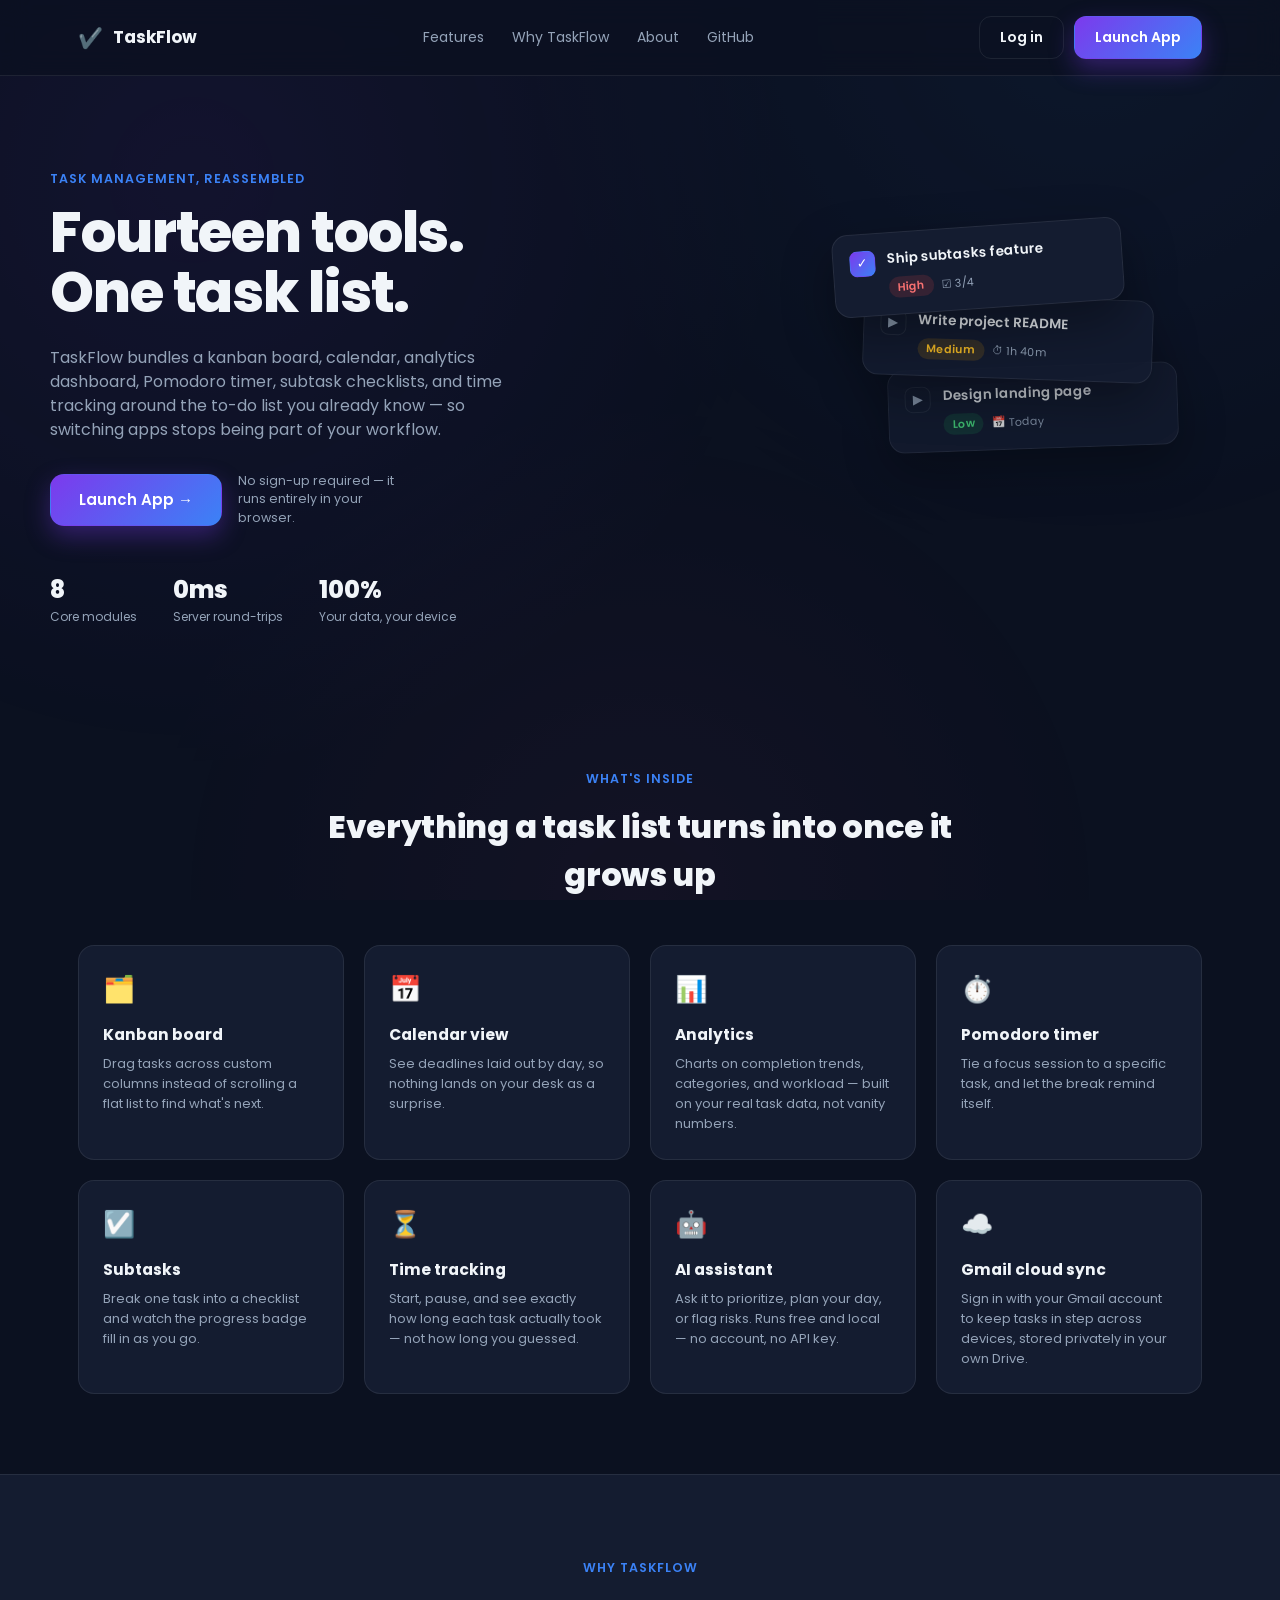
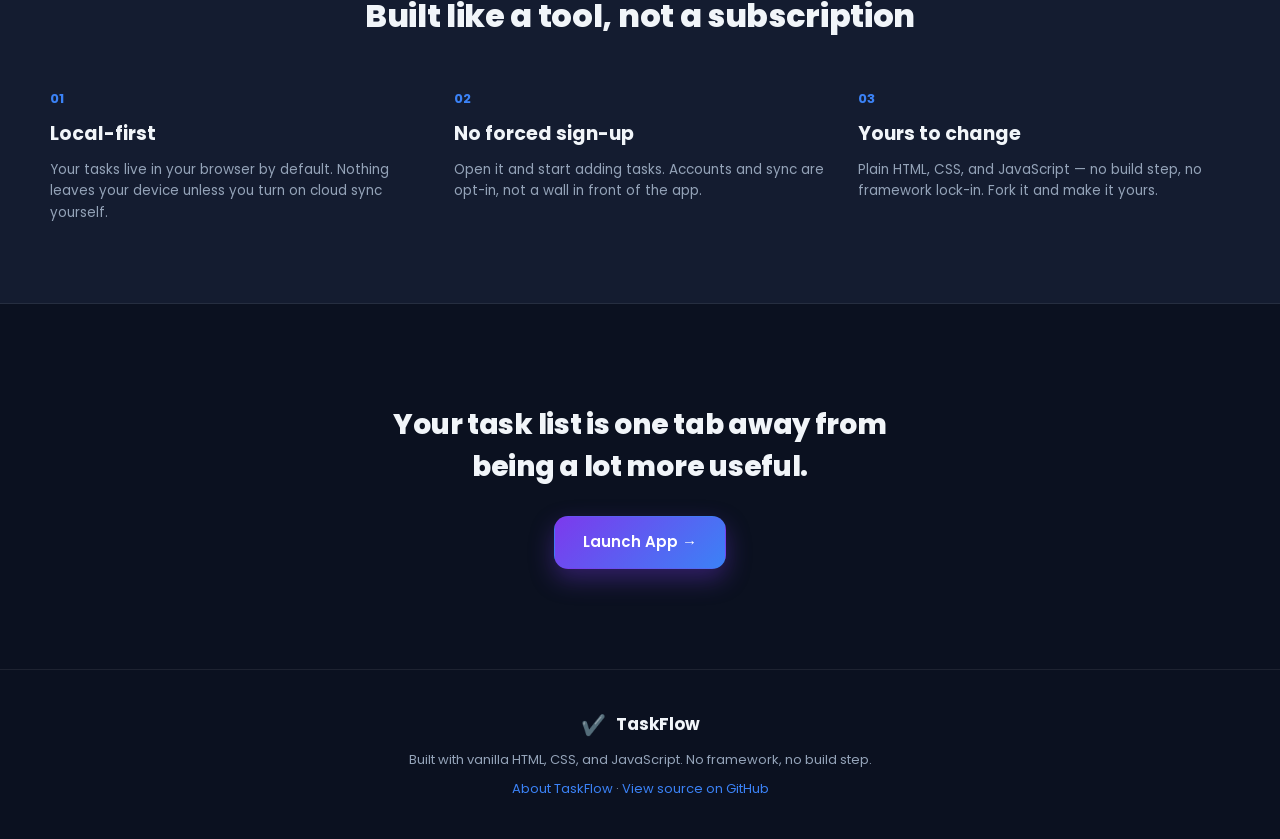
<file: index.html>
<!DOCTYPE html>
<html lang="en">
<head>
<meta charset="UTF-8">
<meta name="viewport" content="width=device-width, initial-scale=1.0">
<title>TaskFlow — One workspace, every way you get things done</title>
<meta name="description" content="TaskFlow bundles a task list, kanban board, calendar, analytics, and a Pomodoro timer into one app, so switching tools stops being part of your workday.">
<link rel="preconnect" href="https://fonts.googleapis.com">
<link rel="preconnect" href="https://fonts.gstatic.com" crossorigin>
<link href="https://fonts.googleapis.com/css2?family=Poppins:wght@300;400;500;600;700;800&display=swap" rel="stylesheet">
<link rel="stylesheet" href="style.css">
</head>
<body>

<div class="noise-layer"></div>

<!-- ===================== NAV ===================== -->
<header class="nav">
    <div class="nav-inner">
        <div class="nav-brand">
            <span class="nav-logo">✔️</span>
            <span>TaskFlow</span>
        </div>
        <nav class="nav-links" id="navLinks">
            <a href="#features">Features</a>
            <a href="#how">Why TaskFlow</a>
            <a href="about.html">About</a>
            <a href="https://github.com/" target="_blank" rel="noopener">GitHub</a>
        </nav>
        <div class="nav-actions">
            <a class="btn btn-ghost" href="app.html">Log in</a>
            <a class="btn btn-primary" href="app.html">Launch App</a>
        </div>
        <button class="nav-burger" id="navBurger" aria-label="Toggle menu">
            <span></span><span></span><span></span>
        </button>
    </div>
</header>

<!-- ===================== HERO ===================== -->
<section class="hero">
    <div class="hero-inner">
        <div class="hero-copy">
            <span class="eyebrow">Task management, reassembled</span>
            <h1>Fourteen tools.<br>One task list.</h1>
            <p class="hero-sub">
                TaskFlow bundles a kanban board, calendar, analytics dashboard, Pomodoro timer,
                subtask checklists, and time tracking around the to-do list you already know —
                so switching apps stops being part of your workflow.
            </p>
            <div class="hero-cta-row">
                <a class="btn btn-primary btn-lg" href="app.html">Launch App →</a>
                <span class="hero-note">No sign-up required — it runs entirely in your browser.</span>
            </div>
            <div class="hero-stats">
                <div><strong>8</strong><span>Core modules</span></div>
                <div><strong>0ms</strong><span>Server round-trips</span></div>
                <div><strong>100%</strong><span>Your data, your device</span></div>
            </div>
        </div>

        <div class="hero-visual" aria-hidden="true">
            <div class="stack-card card-a">
                <div class="stack-check checked">✓</div>
                <div class="stack-body">
                    <div class="stack-title">Ship subtasks feature</div>
                    <div class="stack-meta"><span class="pill pill-high">High</span><span>☑ 3/4</span></div>
                </div>
            </div>
            <div class="stack-card card-b">
                <div class="stack-check">▶</div>
                <div class="stack-body">
                    <div class="stack-title">Write project README</div>
                    <div class="stack-meta"><span class="pill pill-med">Medium</span><span>⏱ 1h 40m</span></div>
                </div>
            </div>
            <div class="stack-card card-c">
                <div class="stack-check">▶</div>
                <div class="stack-body">
                    <div class="stack-title">Design landing page</div>
                    <div class="stack-meta"><span class="pill pill-low">Low</span><span>📅 Today</span></div>
                </div>
            </div>
        </div>
    </div>
</section>

<!-- ===================== FEATURES ===================== -->
<section class="features" id="features">
    <div class="section-head">
        <span class="eyebrow">What's inside</span>
        <h2>Everything a task list turns into once it grows up</h2>
    </div>

    <div class="feature-grid">
        <article class="feature-card reveal">
            <div class="feature-icon">🗂️</div>
            <h3>Kanban board</h3>
            <p>Drag tasks across custom columns instead of scrolling a flat list to find what's next.</p>
        </article>
        <article class="feature-card reveal">
            <div class="feature-icon">📅</div>
            <h3>Calendar view</h3>
            <p>See deadlines laid out by day, so nothing lands on your desk as a surprise.</p>
        </article>
        <article class="feature-card reveal">
            <div class="feature-icon">📊</div>
            <h3>Analytics</h3>
            <p>Charts on completion trends, categories, and workload — built on your real task data, not vanity numbers.</p>
        </article>
        <article class="feature-card reveal">
            <div class="feature-icon">⏱️</div>
            <h3>Pomodoro timer</h3>
            <p>Tie a focus session to a specific task, and let the break remind itself.</p>
        </article>
        <article class="feature-card reveal">
            <div class="feature-icon">☑️</div>
            <h3>Subtasks</h3>
            <p>Break one task into a checklist and watch the progress badge fill in as you go.</p>
        </article>
        <article class="feature-card reveal">
            <div class="feature-icon">⏳</div>
            <h3>Time tracking</h3>
            <p>Start, pause, and see exactly how long each task actually took — not how long you guessed.</p>
        </article>
        <article class="feature-card reveal">
            <div class="feature-icon">🤖</div>
            <h3>AI assistant</h3>
            <p>Ask it to prioritize, plan your day, or flag risks. Runs free and local — no account, no API key.</p>
        </article>
        <article class="feature-card reveal">
            <div class="feature-icon">☁️</div>
            <h3>Gmail cloud sync</h3>
            <p>Sign in with your Gmail account to keep tasks in step across devices, stored privately in your own Drive.</p>
        </article>
    </div>
</section>

<!-- ===================== WHY ===================== -->
<section class="why" id="how">
    <div class="section-head">
        <span class="eyebrow">Why TaskFlow</span>
        <h2>Built like a tool, not a subscription</h2>
    </div>
    <div class="why-grid">
        <div class="why-card reveal">
            <span class="why-num">01</span>
            <h3>Local-first</h3>
            <p>Your tasks live in your browser by default. Nothing leaves your device unless you turn on cloud sync yourself.</p>
        </div>
        <div class="why-card reveal">
            <span class="why-num">02</span>
            <h3>No forced sign-up</h3>
            <p>Open it and start adding tasks. Accounts and sync are opt-in, not a wall in front of the app.</p>
        </div>
        <div class="why-card reveal">
            <span class="why-num">03</span>
            <h3>Yours to change</h3>
            <p>Plain HTML, CSS, and JavaScript — no build step, no framework lock-in. Fork it and make it yours.</p>
        </div>
    </div>
</section>

<!-- ===================== CTA ===================== -->
<section class="cta">
    <div class="cta-inner">
        <h2>Your task list is one tab away from being a lot more useful.</h2>
        <a class="btn btn-primary btn-lg" href="app.html">Launch App →</a>
    </div>
</section>

<!-- ===================== FOOTER ===================== -->
<footer class="footer">
    <div class="footer-inner">
        <div class="nav-brand"><span class="nav-logo">✔️</span><span>TaskFlow</span></div>
        <p>Built with vanilla HTML, CSS, and JavaScript. No framework, no build step.</p>
        <a href="about.html">About TaskFlow</a> · <a href="https://github.com/" target="_blank" rel="noopener">View source on GitHub</a>
    </div>
</footer>

<script src="script.js"></script>
</body>
</html>
</file>
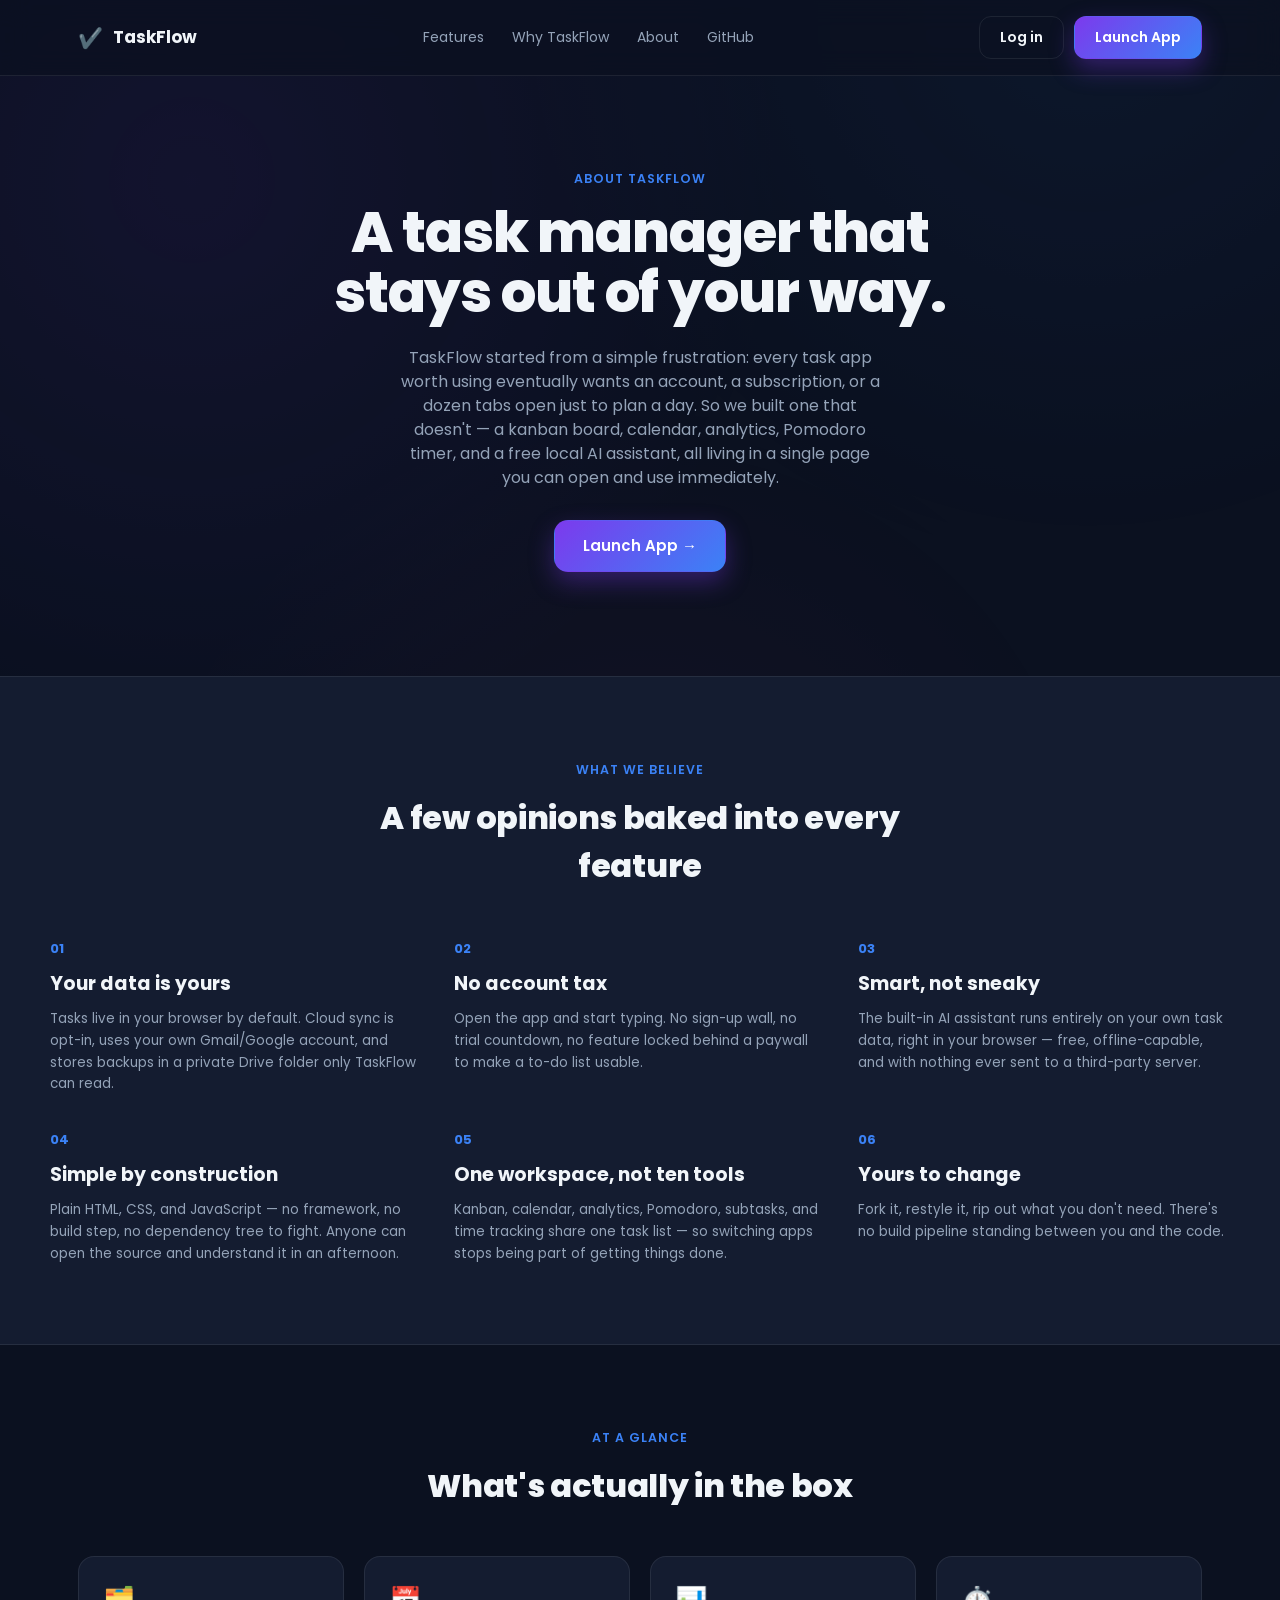
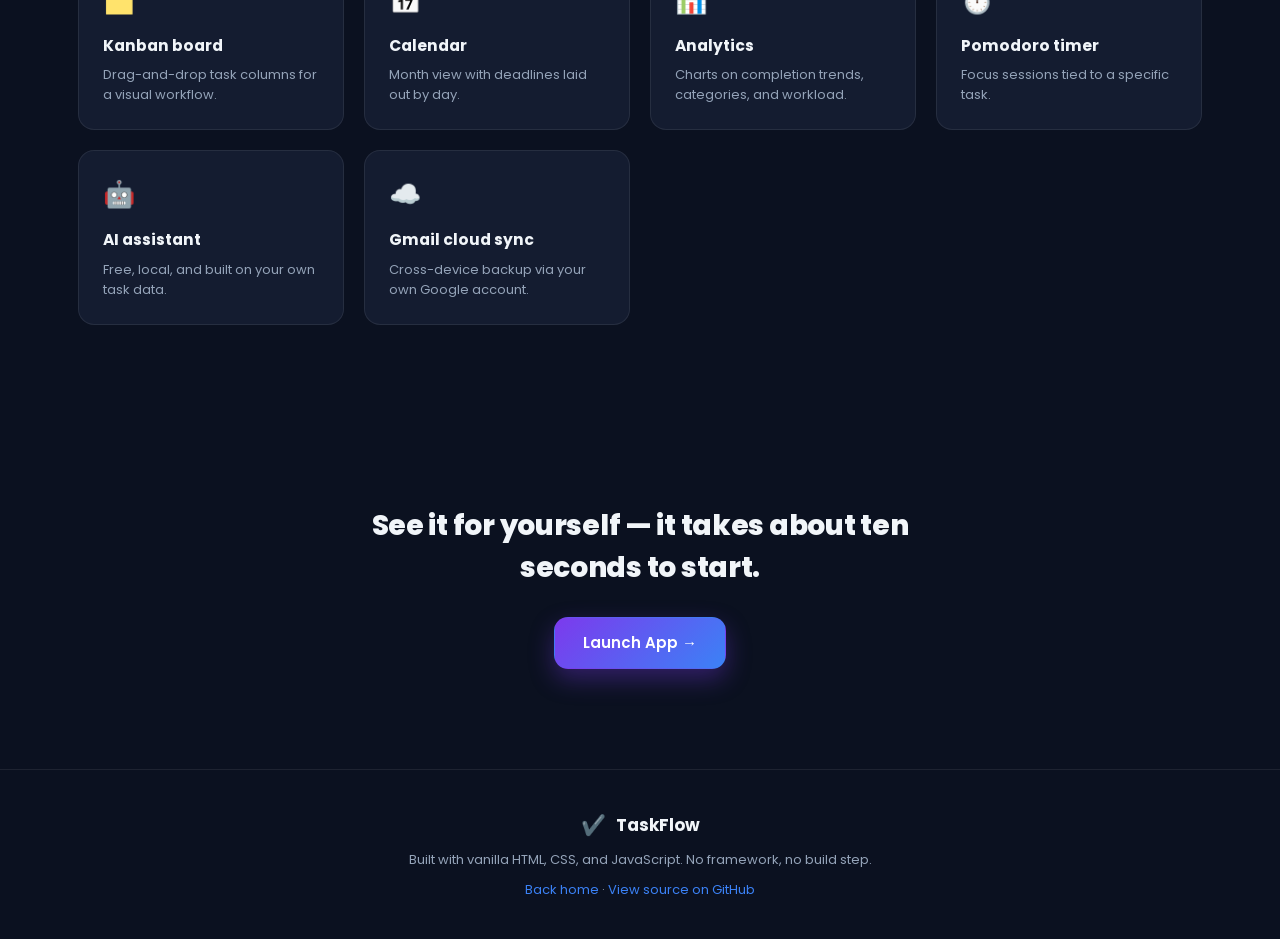
<file: about.html>
<!DOCTYPE html>
<html lang="en">
<head>
<meta charset="UTF-8">
<meta name="viewport" content="width=device-width, initial-scale=1.0">
<title>About TaskFlow — Why we built it</title>
<meta name="description" content="TaskFlow is a local-first task manager built with plain HTML, CSS, and JavaScript — no framework, no build step, no forced account.">
<link rel="preconnect" href="https://fonts.googleapis.com">
<link rel="preconnect" href="https://fonts.gstatic.com" crossorigin>
<link href="https://fonts.googleapis.com/css2?family=Poppins:wght@300;400;500;600;700;800&display=swap" rel="stylesheet">
<link rel="stylesheet" href="style.css">
</head>
<body>

<div class="noise-layer"></div>

<!-- ===================== NAV ===================== -->
<header class="nav">
    <div class="nav-inner">
        <div class="nav-brand">
            <span class="nav-logo">✔️</span>
            <span>TaskFlow</span>
        </div>
        <nav class="nav-links" id="navLinks">
            <a href="index.html#features">Features</a>
            <a href="index.html#how">Why TaskFlow</a>
            <a href="about.html">About</a>
            <a href="https://github.com/" target="_blank" rel="noopener">GitHub</a>
        </nav>
        <div class="nav-actions">
            <a class="btn btn-ghost" href="app.html">Log in</a>
            <a class="btn btn-primary" href="app.html">Launch App</a>
        </div>
        <button class="nav-burger" id="navBurger" aria-label="Toggle menu">
            <span></span><span></span><span></span>
        </button>
    </div>
</header>

<!-- ===================== ABOUT HERO ===================== -->
<section class="hero">
    <div class="hero-inner" style="grid-template-columns:1fr;text-align:center;">
        <div class="hero-copy" style="max-width:720px;margin:0 auto;">
            <span class="eyebrow">About TaskFlow</span>
            <h1>A task manager that stays out of your way.</h1>
            <p class="hero-sub" style="margin:0 auto 30px;">
                TaskFlow started from a simple frustration: every task app worth using eventually wants an
                account, a subscription, or a dozen tabs open just to plan a day. So we built one that doesn't —
                a kanban board, calendar, analytics, Pomodoro timer, and a free local AI assistant, all living
                in a single page you can open and use immediately.
            </p>
            <div class="hero-cta-row" style="justify-content:center;">
                <a class="btn btn-primary btn-lg" href="app.html">Launch App →</a>
            </div>
        </div>
    </div>
</section>

<!-- ===================== STORY / PRINCIPLES ===================== -->
<section class="why" id="story">
    <div class="section-head">
        <span class="eyebrow">What we believe</span>
        <h2>A few opinions baked into every feature</h2>
    </div>
    <div class="why-grid">
        <div class="why-card reveal">
            <span class="why-num">01</span>
            <h3>Your data is yours</h3>
            <p>Tasks live in your browser by default. Cloud sync is opt-in, uses your own Gmail/Google account,
               and stores backups in a private Drive folder only TaskFlow can read.</p>
        </div>
        <div class="why-card reveal">
            <span class="why-num">02</span>
            <h3>No account tax</h3>
            <p>Open the app and start typing. No sign-up wall, no trial countdown, no feature locked behind a
               paywall to make a to-do list usable.</p>
        </div>
        <div class="why-card reveal">
            <span class="why-num">03</span>
            <h3>Smart, not sneaky</h3>
            <p>The built-in AI assistant runs entirely on your own task data, right in your browser — free,
               offline-capable, and with nothing ever sent to a third-party server.</p>
        </div>
        <div class="why-card reveal">
            <span class="why-num">04</span>
            <h3>Simple by construction</h3>
            <p>Plain HTML, CSS, and JavaScript — no framework, no build step, no dependency tree to fight.
               Anyone can open the source and understand it in an afternoon.</p>
        </div>
        <div class="why-card reveal">
            <span class="why-num">05</span>
            <h3>One workspace, not ten tools</h3>
            <p>Kanban, calendar, analytics, Pomodoro, subtasks, and time tracking share one task list —
               so switching apps stops being part of getting things done.</p>
        </div>
        <div class="why-card reveal">
            <span class="why-num">06</span>
            <h3>Yours to change</h3>
            <p>Fork it, restyle it, rip out what you don't need. There's no build pipeline standing between
               you and the code.</p>
        </div>
    </div>
</section>

<!-- ===================== WHAT'S INSIDE (RECAP) ===================== -->
<section class="features" id="recap">
    <div class="section-head">
        <span class="eyebrow">At a glance</span>
        <h2>What's actually in the box</h2>
    </div>
    <div class="feature-grid">
        <article class="feature-card reveal">
            <div class="feature-icon">🗂️</div>
            <h3>Kanban board</h3>
            <p>Drag-and-drop task columns for a visual workflow.</p>
        </article>
        <article class="feature-card reveal">
            <div class="feature-icon">📅</div>
            <h3>Calendar</h3>
            <p>Month view with deadlines laid out by day.</p>
        </article>
        <article class="feature-card reveal">
            <div class="feature-icon">📊</div>
            <h3>Analytics</h3>
            <p>Charts on completion trends, categories, and workload.</p>
        </article>
        <article class="feature-card reveal">
            <div class="feature-icon">⏱️</div>
            <h3>Pomodoro timer</h3>
            <p>Focus sessions tied to a specific task.</p>
        </article>
        <article class="feature-card reveal">
            <div class="feature-icon">🤖</div>
            <h3>AI assistant</h3>
            <p>Free, local, and built on your own task data.</p>
        </article>
        <article class="feature-card reveal">
            <div class="feature-icon">☁️</div>
            <h3>Gmail cloud sync</h3>
            <p>Cross-device backup via your own Google account.</p>
        </article>
    </div>
</section>

<!-- ===================== CTA ===================== -->
<section class="cta">
    <div class="cta-inner">
        <h2>See it for yourself — it takes about ten seconds to start.</h2>
        <a class="btn btn-primary btn-lg" href="app.html">Launch App →</a>
    </div>
</section>

<!-- ===================== FOOTER ===================== -->
<footer class="footer">
    <div class="footer-inner">
        <div class="nav-brand"><span class="nav-logo">✔️</span><span>TaskFlow</span></div>
        <p>Built with vanilla HTML, CSS, and JavaScript. No framework, no build step.</p>
        <a href="index.html">Back home</a> · <a href="https://github.com/" target="_blank" rel="noopener">View source on GitHub</a>
    </div>
</footer>

<script src="script.js"></script>
</body>
</html>
</file>
<file: style.css>
/*==================== TASKFLOW — LANDING PAGE ====================*/
:root{
    --primary:#7c3aed;
    --secondary:#3b82f6;
    --pink:#ec4899;

    --bg:#0b1120;
    --card:#141c30;
    --card-2:#182238;

    --text:#f1f5f9;
    --text-light:#94a3b8;

    --border:rgba(255,255,255,.08);
    --shadow:0 20px 50px rgba(0,0,0,.35);
    --radius:18px;

    --maxw:1180px;
}

*{margin:0;padding:0;box-sizing:border-box;}

body{
    font-family:"Poppins", sans-serif;
    background:var(--bg);
    color:var(--text);
    line-height:1.5;
    overflow-x:hidden;
}

a{color:inherit;text-decoration:none;}
img{max-width:100%;display:block;}

.noise-layer{
    position:fixed;inset:0;pointer-events:none;z-index:0;opacity:.4;
    background:
        radial-gradient(circle at 15% 20%, rgba(124,58,237,.18), transparent 45%),
        radial-gradient(circle at 85% 0%, rgba(59,130,246,.14), transparent 40%),
        radial-gradient(circle at 50% 100%, rgba(236,72,153,.10), transparent 45%);
}

.eyebrow{
    display:inline-block;font-size:12.5px;font-weight:600;letter-spacing:.08em;
    text-transform:uppercase;color:var(--secondary);margin-bottom:14px;
}

/*==================== NAV ====================*/
.nav{
    position:sticky;top:0;z-index:50;
    background:rgba(11,17,32,.75);backdrop-filter:blur(14px);
    border-bottom:1px solid var(--border);
}
.nav-inner{
    max-width:var(--maxw);margin:0 auto;padding:16px 28px;
    display:flex;align-items:center;justify-content:space-between;gap:24px;
}
.nav-brand{display:flex;align-items:center;gap:10px;font-weight:700;font-size:17px;}
.nav-logo{font-size:20px;}
.nav-links{display:flex;gap:28px;font-size:14px;color:var(--text-light);}
.nav-links a:hover{color:var(--text);}
.nav-actions{display:flex;align-items:center;gap:10px;}
.nav-burger{display:none;flex-direction:column;gap:5px;background:none;border:none;cursor:pointer;}
.nav-burger span{width:22px;height:2px;background:var(--text);display:block;}

.btn{
    display:inline-flex;align-items:center;justify-content:center;gap:8px;
    padding:10px 20px;border-radius:12px;font-size:14px;font-weight:600;
    border:1px solid transparent;cursor:pointer;transition:.2s;white-space:nowrap;
}
.btn-primary{background:linear-gradient(135deg,var(--primary),var(--secondary));color:#fff;box-shadow:0 10px 24px rgba(124,58,237,.35);}
.btn-primary:hover{transform:translateY(-1px);box-shadow:0 14px 30px rgba(124,58,237,.45);}
.btn-ghost{background:transparent;border-color:var(--border);color:var(--text);}
.btn-ghost:hover{background:var(--card-2);}
.btn-lg{padding:14px 28px;font-size:15px;border-radius:14px;}

/*==================== HERO ====================*/
.hero{position:relative;z-index:1;padding:90px 28px 60px;}
.hero-inner{
    max-width:var(--maxw);margin:0 auto;
    display:grid;grid-template-columns:1.1fr .9fr;gap:60px;align-items:center;
}
.hero h1{
    font-size:56px;font-weight:800;line-height:1.08;letter-spacing:-.02em;margin-bottom:22px;
}
.hero-sub{color:var(--text-light);font-size:16px;max-width:480px;margin-bottom:30px;}
.hero-cta-row{display:flex;align-items:center;gap:16px;flex-wrap:wrap;margin-bottom:44px;}
.hero-note{font-size:12.5px;color:var(--text-light);max-width:180px;}
.hero-stats{display:flex;gap:36px;}
.hero-stats div{display:flex;flex-direction:column;}
.hero-stats strong{font-size:24px;font-weight:800;}
.hero-stats span{font-size:12px;color:var(--text-light);}

/* signature: stacked task-card mockup */
.hero-visual{position:relative;height:340px;}
.stack-card{
    position:absolute;left:0;right:0;margin:0 auto;width:290px;
    background:var(--card);border:1px solid var(--border);border-radius:16px;
    padding:16px;display:flex;gap:12px;align-items:flex-start;box-shadow:var(--shadow);
    animation:floatCard 5s ease-in-out infinite;
}
.card-a{top:0;z-index:3;transform:rotate(-4deg);}
.card-b{top:70px;left:60px;z-index:2;transform:rotate(2deg);animation-delay:.4s;opacity:.92;}
.card-c{top:140px;left:110px;z-index:1;transform:rotate(-2deg);animation-delay:.8s;opacity:.8;}
@keyframes floatCard{
    0%,100%{transform:translateY(0) rotate(var(--r,0deg));}
    50%{transform:translateY(-8px) rotate(var(--r,0deg));}
}
.stack-check{
    width:26px;height:26px;border-radius:8px;border:1px solid var(--border);
    display:flex;align-items:center;justify-content:center;font-size:13px;flex-shrink:0;color:var(--text-light);
}
.stack-check.checked{background:linear-gradient(135deg,var(--primary),var(--secondary));border-color:transparent;color:#fff;}
.stack-title{font-size:13.5px;font-weight:600;margin-bottom:8px;}
.stack-meta{display:flex;align-items:center;gap:8px;font-size:11px;color:var(--text-light);}
.pill{padding:2px 9px;border-radius:20px;font-weight:600;}
.pill-high{background:rgba(239,68,68,.15);color:#f87171;}
.pill-med{background:rgba(245,158,11,.15);color:#fbbf24;}
.pill-low{background:rgba(34,197,94,.15);color:#4ade80;}

/*==================== SECTION HEAD ====================*/
.section-head{max-width:640px;margin:0 auto 46px;text-align:center;}
.section-head h2{font-size:32px;font-weight:800;letter-spacing:-.01em;}

/*==================== FEATURES ====================*/
.features{position:relative;z-index:1;max-width:var(--maxw);margin:0 auto;padding:80px 28px;}
.feature-grid{
    display:grid;grid-template-columns:repeat(4, 1fr);gap:20px;
}
.feature-card{
    background:var(--card);border:1px solid var(--border);border-radius:16px;padding:24px;
    transition:.2s;
}
.feature-card:hover{transform:translateY(-4px);border-color:rgba(124,58,237,.4);}
.feature-icon{font-size:26px;margin-bottom:14px;}
.feature-card h3{font-size:15.5px;font-weight:700;margin-bottom:8px;}
.feature-card p{font-size:13px;color:var(--text-light);line-height:1.55;}

/*==================== WHY ====================*/
.why{position:relative;z-index:1;padding:80px 28px;background:var(--card);border-top:1px solid var(--border);border-bottom:1px solid var(--border);}
.why-grid{max-width:var(--maxw);margin:0 auto;display:grid;grid-template-columns:repeat(3,1fr);gap:32px;}
.why-num{font-size:13px;font-weight:700;color:var(--secondary);}
.why-card h3{font-size:19px;font-weight:700;margin:10px 0 10px;}
.why-card p{font-size:13.5px;color:var(--text-light);line-height:1.6;}

/*==================== CTA ====================*/
.cta{position:relative;z-index:1;padding:100px 28px;text-align:center;}
.cta-inner{max-width:560px;margin:0 auto;}
.cta h2{font-size:28px;font-weight:800;margin-bottom:28px;letter-spacing:-.01em;}

/*==================== FOOTER ====================*/
.footer{position:relative;z-index:1;border-top:1px solid var(--border);padding:40px 28px;}
.footer-inner{max-width:var(--maxw);margin:0 auto;text-align:center;color:var(--text-light);font-size:13px;}
.footer-inner .nav-brand{justify-content:center;margin-bottom:10px;color:var(--text);}
.footer-inner p{margin-bottom:10px;}
.footer-inner a{color:var(--secondary);}
.footer-inner a:hover{text-decoration:underline;}

/*==================== SCROLL REVEAL ====================*/
.reveal{opacity:0;transform:translateY(16px);transition:opacity .5s ease, transform .5s ease;}
.reveal.in-view{opacity:1;transform:translateY(0);}

/*==================== RESPONSIVE ====================*/
@media (max-width:900px){
    .hero-inner{grid-template-columns:1fr;}
    .hero-visual{height:260px;margin-top:20px;}
    .feature-grid{grid-template-columns:repeat(2,1fr);}
    .why-grid{grid-template-columns:1fr;}
    .hero h1{font-size:40px;}
}
@media (max-width:640px){
    .nav-links,.nav-actions .btn-ghost{display:none;}
    .nav-burger{display:flex;}
    .feature-grid{grid-template-columns:1fr;}
    .hero{padding:60px 20px 40px;}
    .hero-stats{gap:22px;}

    .nav-links.open{
        display:flex;flex-direction:column;position:absolute;top:100%;left:0;right:0;
        background:var(--bg);border-bottom:1px solid var(--border);padding:20px 28px;gap:16px;
    }
}
@media (prefers-reduced-motion: reduce){
    .stack-card{animation:none;}
    .reveal{transition:none;opacity:1;transform:none;}
}
</file>
